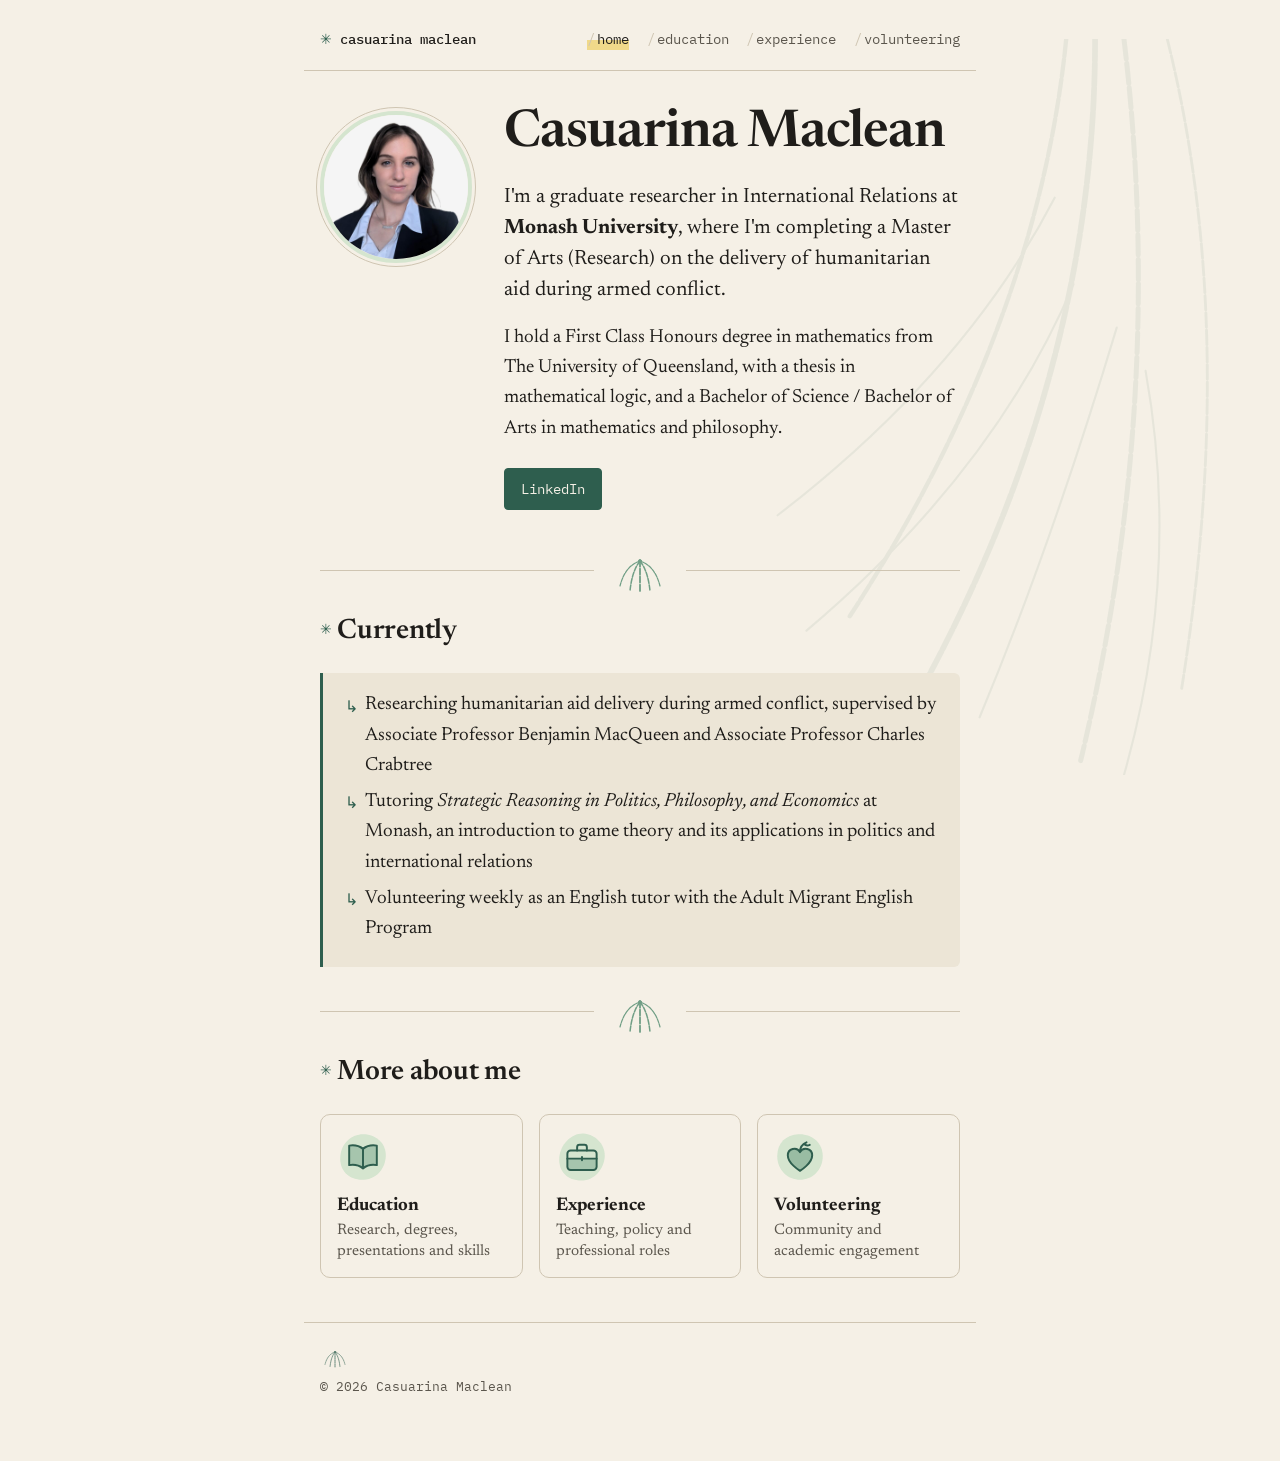
<file: index.html>
<!doctype html>
<html lang="en-AU">
<head>
  <meta charset="utf-8">
  <meta name="viewport" content="width=device-width, initial-scale=1">
  <title>Casuarina Maclean</title>
  <meta name="description" content="Casuarina Maclean is a graduate researcher in International Relations at Monash University, researching humanitarian aid delivery during armed conflict.">
  <link rel="preload" href="assets/fonts/newsreader-latin-opsz-normal.woff2" as="font" type="font/woff2" crossorigin>
  <link rel="stylesheet" href="style.css">
  <link rel="icon" href="data:image/svg+xml,<svg xmlns='http://www.w3.org/2000/svg' viewBox='0 0 100 100'><rect width='100' height='100' rx='18' fill='%232e5e4e'/><text x='50' y='68' font-size='52' text-anchor='middle' fill='%23f5f0e6' font-family='Georgia,serif'>cm</text></svg>">
</head>
<body>
  <a class="skip" href="#main">Skip to content</a>

  <header class="site-header">
    <a class="wordmark" href="index.html">casuarina&nbsp;maclean</a>
    <nav aria-label="Pages">
      <a href="index.html" aria-current="page">home</a>
      <a href="education.html">education</a>
      <a href="experience.html">experience</a>
      <a href="volunteering.html">volunteering</a>
    </nav>
  </header>

  <!-- ===== Page content starts here: edit the text between the tags below ===== -->
  <main id="main">

    <section class="intro" aria-labelledby="name">
      <div class="portrait-wrap">
        <img class="portrait" src="assets/casuarina-maclean.jpg" alt="Portrait of Casuarina Maclean" width="640" height="640">
      </div>
      <div>
        <h1 id="name">Casuarina Maclean</h1>
        <p class="lede">
          I'm a graduate researcher in International Relations at
          <strong>Monash University</strong>, where I'm completing a Master of Arts (Research)
          on the delivery of humanitarian aid during armed conflict.
        </p>
        <p>
          I hold a
          First Class Honours degree in mathematics from The University of Queensland,
          with a thesis in mathematical logic, and a Bachelor of Science / Bachelor of Arts
          in mathematics and philosophy.
        </p>
        <!-- Links -->
        <p class="links">
          <a class="button" href="https://www.linkedin.com/in/casuarina-maclean-8a01aa232">LinkedIn</a>
        </p>
      </div>
    </section>

    <section aria-labelledby="now-h">
      <h2 id="now-h"><span class="num" aria-hidden="true">✳</span>Currently</h2>
      <div class="now">
        <ul class="plain">
          <li>Researching humanitarian aid delivery during armed conflict, supervised by Associate Professor Benjamin MacQueen and Associate Professor Charles Crabtree</li>
          <li>Tutoring <em>Strategic Reasoning in Politics, Philosophy, and Economics</em> at Monash, an introduction to game theory and its applications in politics and international relations</li>
          <li>Volunteering weekly as an English tutor with the Adult Migrant English Program</li>
        </ul>
      </div>
    </section>

    <section aria-labelledby="more-h">
      <h2 id="more-h"><span class="num" aria-hidden="true">✳</span>More about me</h2>
      <div class="cards">
        <a class="card" href="education.html"><svg class="icon" viewBox="0 0 64 64" aria-hidden="true"><path class="blob" d="M32 4c14 0 27 9 28 24s-9 31-27 32S3 49 4 32 18 4 32 4z"/><path class="fill" opacity=".35" d="M32 22c-5-4-11-5-17-4v24c6-1 12 0 17 4c5-4 11-5 17-4V18c-6-1-12 0-17 4z"/><path class="line" d="M32 22c-5-4-11-5-17-4v24c6-1 12 0 17 4M32 22c5-4 11-5 17-4v24c-6-1-12 0-17 4M32 22v24"/></svg><strong>Education</strong><span>Research, degrees, presentations and skills</span></a>
        <a class="card" href="experience.html"><svg class="icon" viewBox="0 0 64 64" aria-hidden="true"><path class="blob" d="M34 3c13 1 26 12 26 27S48 61 31 61 3 50 4 33 20 2 34 3z"/><rect class="fill" opacity=".35" x="14" y="34" width="36" height="14" rx="4"/><rect class="line" x="14" y="24" width="36" height="24" rx="4"/><path class="line" d="M26 24v-4a3 3 0 0 1 3-3h6a3 3 0 0 1 3 3v4M14 34h36M32 32v4"/></svg><strong>Experience</strong><span>Teaching, policy and professional roles</span></a>
        <a class="card" href="volunteering.html"><svg class="icon" viewBox="0 0 64 64" aria-hidden="true"><path class="blob" d="M30 4c16-1 30 10 30 27S47 60 32 60 4 48 4 31 15 5 30 4z"/><path class="fill" opacity=".45" d="M32 49s-15-9-15-19a8 8 0 0 1 15-4 8 8 0 0 1 15 4c0 10-15 19-15 19z"/><path class="line" d="M32 49s-15-9-15-19a8 8 0 0 1 15-4 8 8 0 0 1 15 4c0 10-15 19-15 19zM32 26c0-6 3-10 8-12M37 16c2 2 5 2 7 1"/></svg><strong>Volunteering</strong><span>Community and academic engagement</span></a>
      </div>
    </section>
  </main>

  <footer class="site-footer">
    <svg class="footer-mark" viewBox="0 0 60 44" aria-hidden="true"><g stroke="currentColor" fill="none" stroke-linecap="round" stroke-linejoin="round"><circle cx="30" cy="10" r="1.5" fill="currentColor"/><path d="M 30 10 Q 15 15 10 35" stroke-width="1.2" stroke-dasharray="4 1"/><path d="M 30 10 Q 45 15 50 35" stroke-width="1.2" stroke-dasharray="4 1"/><path d="M 30 10 Q 22 20 20 40" stroke-width="1.5" stroke-dasharray="5 1.5"/><path d="M 30 10 Q 38 20 40 40" stroke-width="1.5" stroke-dasharray="5 1.5"/><path d="M 30 10 Q 30 25 30 42" stroke-width="1.8" stroke-dasharray="6 2"/></g></svg>
    <p>© 2026 Casuarina Maclean</p>
  </footer>
</body>
</html>
</file>
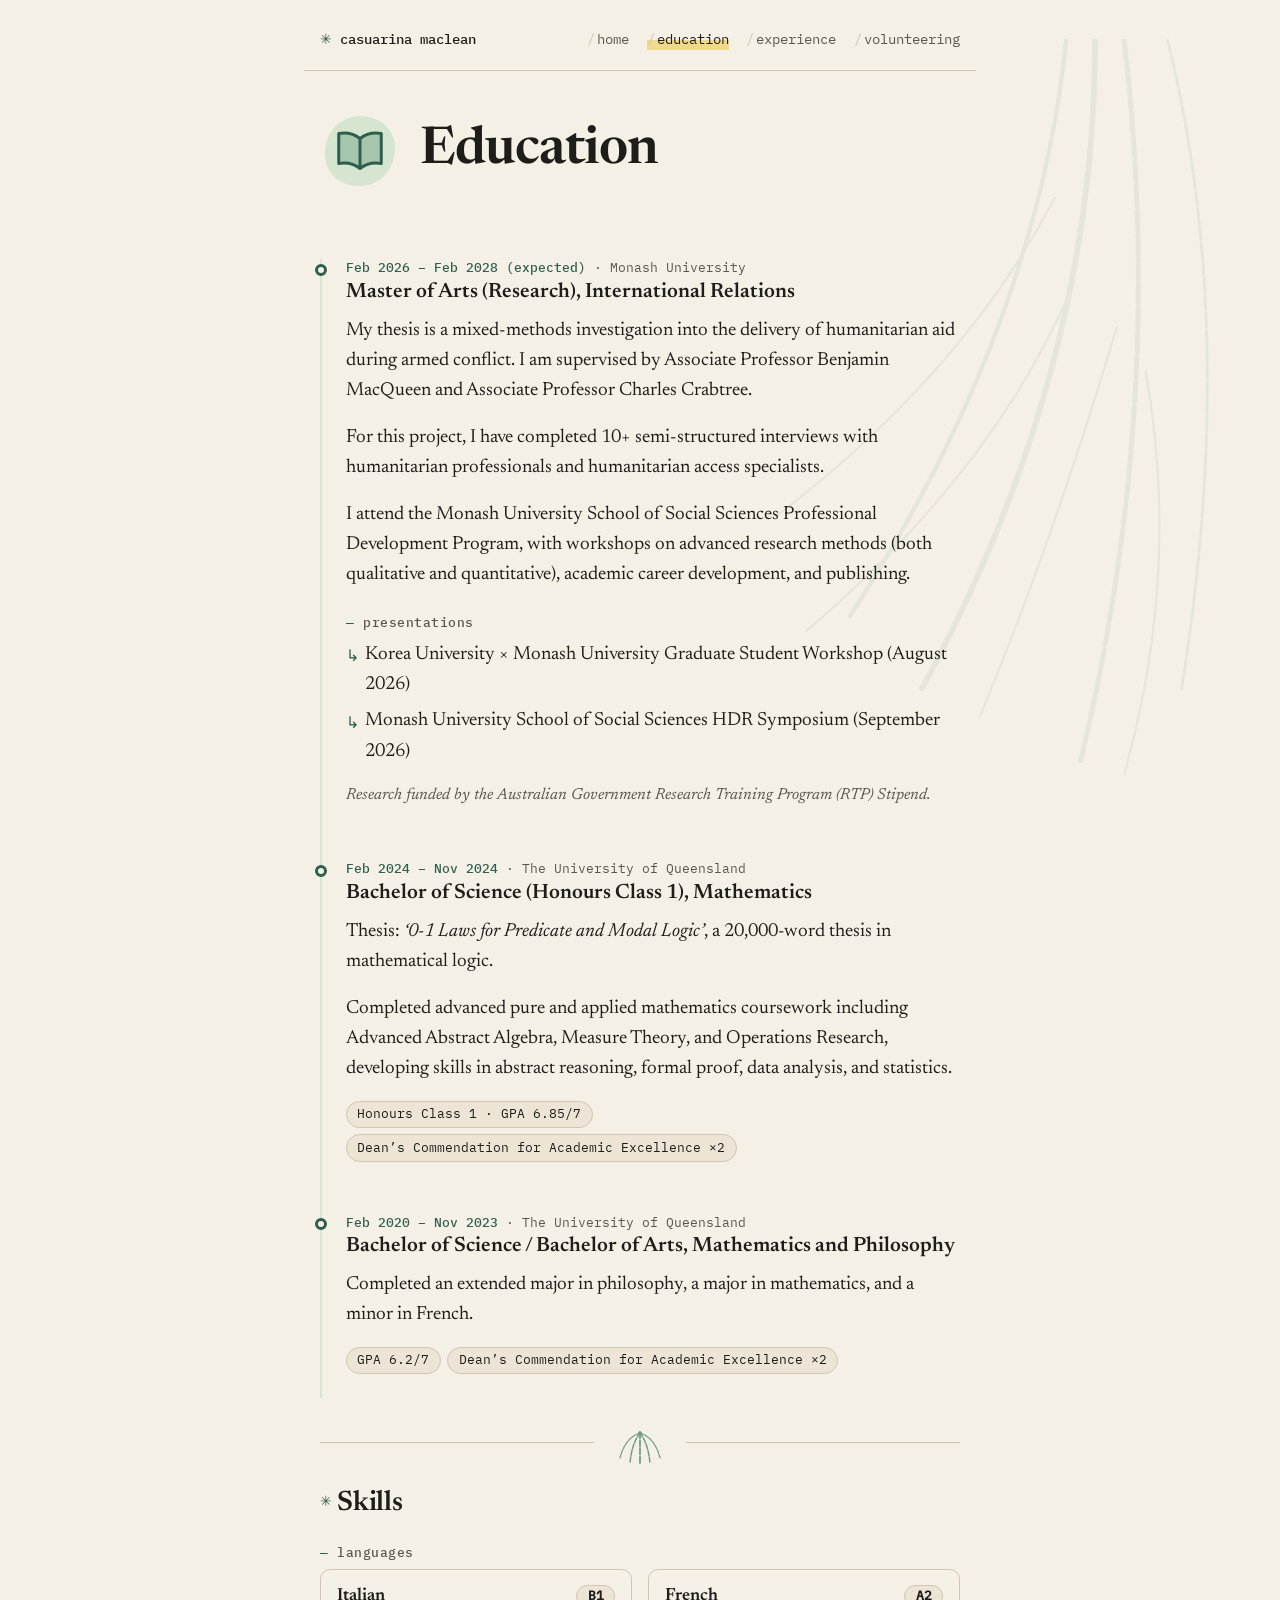
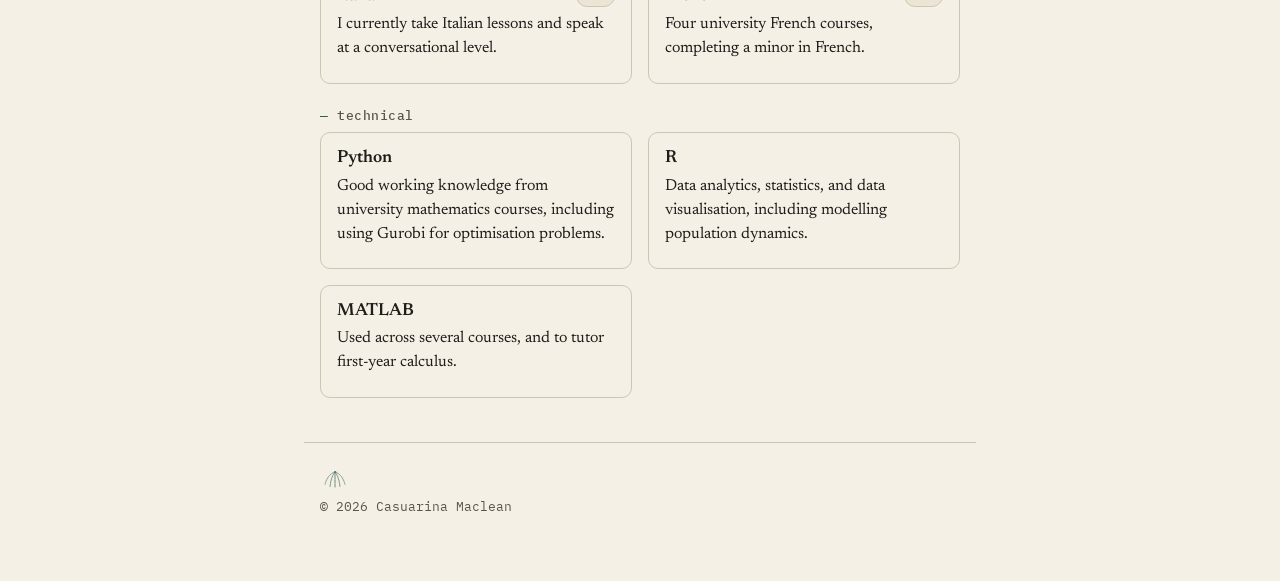
<file: education.html>
<!doctype html>
<html lang="en-AU">
<head>
  <meta charset="utf-8">
  <meta name="viewport" content="width=device-width, initial-scale=1">
  <title>Education · Casuarina Maclean</title>
  <meta name="description" content="Education, research and skills of Casuarina Maclean: Master of Arts (Research) in International Relations at Monash University, and mathematics and philosophy at The University of Queensland.">
  <link rel="preload" href="assets/fonts/newsreader-latin-opsz-normal.woff2" as="font" type="font/woff2" crossorigin>
  <link rel="stylesheet" href="style.css">
  <link rel="icon" href="data:image/svg+xml,<svg xmlns='http://www.w3.org/2000/svg' viewBox='0 0 100 100'><rect width='100' height='100' rx='18' fill='%232e5e4e'/><text x='50' y='68' font-size='52' text-anchor='middle' fill='%23f5f0e6' font-family='Georgia,serif'>cm</text></svg>">
</head>
<body>
  <a class="skip" href="#main">Skip to content</a>

  <header class="site-header">
    <a class="wordmark" href="index.html">casuarina&nbsp;maclean</a>
    <nav aria-label="Pages">
      <a href="index.html">home</a>
      <a href="education.html" aria-current="page">education</a>
      <a href="experience.html">experience</a>
      <a href="volunteering.html">volunteering</a>
    </nav>
  </header>

  <!-- ===== Page content starts here: edit the text between the tags below ===== -->
  <main id="main">
    <div class="page-head">
      <svg class="icon" viewBox="0 0 64 64" aria-hidden="true"><path class="blob" d="M32 4c14 0 27 9 28 24s-9 31-27 32S3 49 4 32 18 4 32 4z"/><path class="fill" opacity=".35" d="M32 22c-5-4-11-5-17-4v24c6-1 12 0 17 4c5-4 11-5 17-4V18c-6-1-12 0-17 4z"/><path class="line" d="M32 22c-5-4-11-5-17-4v24c6-1 12 0 17 4M32 22c5-4 11-5 17-4v24c-6-1-12 0-17 4M32 22v24"/></svg>
      <div>
        <h1>Education</h1>
      </div>
    </div>

    <section aria-labelledby="degrees-h">
      <h2 id="degrees-h" class="visually-hidden">Degrees</h2>
      <ol class="timeline">
        <li>
          <p class="meta"><span class="when">Feb 2026 – Feb 2028 (expected)</span> · Monash University</p>
          <h3>Master of Arts (Research), International Relations</h3>
          <p>
            My thesis is a mixed-methods investigation into the delivery of
            humanitarian aid during armed conflict. I am supervised by Associate Professor
            Benjamin MacQueen and Associate Professor Charles Crabtree.
          </p>
          <p>
            For this project, I have completed 10+ semi-structured interviews with humanitarian
            professionals and humanitarian access specialists.
          </p>
          <p>
            I attend the Monash University School of Social Sciences Professional Development
            Program, with workshops on advanced research methods (both qualitative and
            quantitative), academic career development, and publishing.
          </p>
          <h4>Presentations</h4>
          <ul class="plain">
            <li>Korea University × Monash University Graduate Student Workshop (August 2026)</li>
            <li>Monash University School of Social Sciences HDR Symposium (September 2026)</li>
          </ul>
          <p class="small muted"><em>Research funded by the Australian Government Research Training Program (RTP) Stipend.</em></p>
        </li>

        <li>
          <p class="meta"><span class="when">Feb 2024 – Nov 2024</span> · The University of Queensland</p>
          <h3>Bachelor of Science (Honours Class 1), Mathematics</h3>
          <p>
            Thesis: <em>‘0-1 Laws for Predicate and Modal Logic’</em>, a 20,000-word thesis in
            mathematical logic.
          </p>
          <p>
            Completed advanced pure and applied mathematics coursework including Advanced
            Abstract Algebra, Measure Theory, and Operations Research, developing skills in
            abstract reasoning, formal proof, data analysis, and statistics.
          </p>
          <ul class="badges">
            <li class="chip">Honours Class 1 · GPA 6.85/7</li>
            <li class="chip">Dean’s Commendation for Academic Excellence ×2</li>
          </ul>
        </li>

        <li>
          <p class="meta"><span class="when">Feb 2020 – Nov 2023</span> · The University of Queensland</p>
          <h3>Bachelor of Science / Bachelor of Arts, Mathematics and Philosophy</h3>
          <p>
            Completed an extended major in philosophy, a major in mathematics, and a minor in French.
          </p>
          <ul class="badges">
            <li class="chip">GPA 6.2/7</li>
            <li class="chip">Dean’s Commendation for Academic Excellence ×2</li>
          </ul>
        </li>
      </ol>
    </section>

    <section aria-labelledby="skills-h">
      <h2 id="skills-h"><span class="num" aria-hidden="true">✳</span>Skills</h2>
      <h4>Languages</h4>
      <div class="skills">
        <div class="skill">
          <h3>Italian <span class="chip">B1</span></h3>
          <p>I currently take Italian lessons and speak at a conversational level.</p>
        </div>
        <div class="skill">
          <h3>French <span class="chip">A2</span></h3>
          <p>Four university French courses, completing a minor in French.</p>
        </div>
      </div>
      <h4>Technical</h4>
      <div class="skills">
        <div class="skill">
          <h3>Python</h3>
          <p>Good working knowledge from university mathematics courses, including using Gurobi for optimisation problems.</p>
        </div>
        <div class="skill">
          <h3>R</h3>
          <p>Data analytics, statistics, and data visualisation, including modelling population dynamics.</p>
        </div>
        <div class="skill">
          <h3>MATLAB</h3>
          <p>Used across several courses, and to tutor first-year calculus.</p>
        </div>
      </div>
    </section>
  </main>

  <footer class="site-footer">
    <svg class="footer-mark" viewBox="0 0 60 44" aria-hidden="true"><g stroke="currentColor" fill="none" stroke-linecap="round" stroke-linejoin="round"><circle cx="30" cy="10" r="1.5" fill="currentColor"/><path d="M 30 10 Q 15 15 10 35" stroke-width="1.2" stroke-dasharray="4 1"/><path d="M 30 10 Q 45 15 50 35" stroke-width="1.2" stroke-dasharray="4 1"/><path d="M 30 10 Q 22 20 20 40" stroke-width="1.5" stroke-dasharray="5 1.5"/><path d="M 30 10 Q 38 20 40 40" stroke-width="1.5" stroke-dasharray="5 1.5"/><path d="M 30 10 Q 30 25 30 42" stroke-width="1.8" stroke-dasharray="6 2"/></g></svg>
    <p>© 2026 Casuarina Maclean</p>
  </footer>
</body>
</html>
</file>
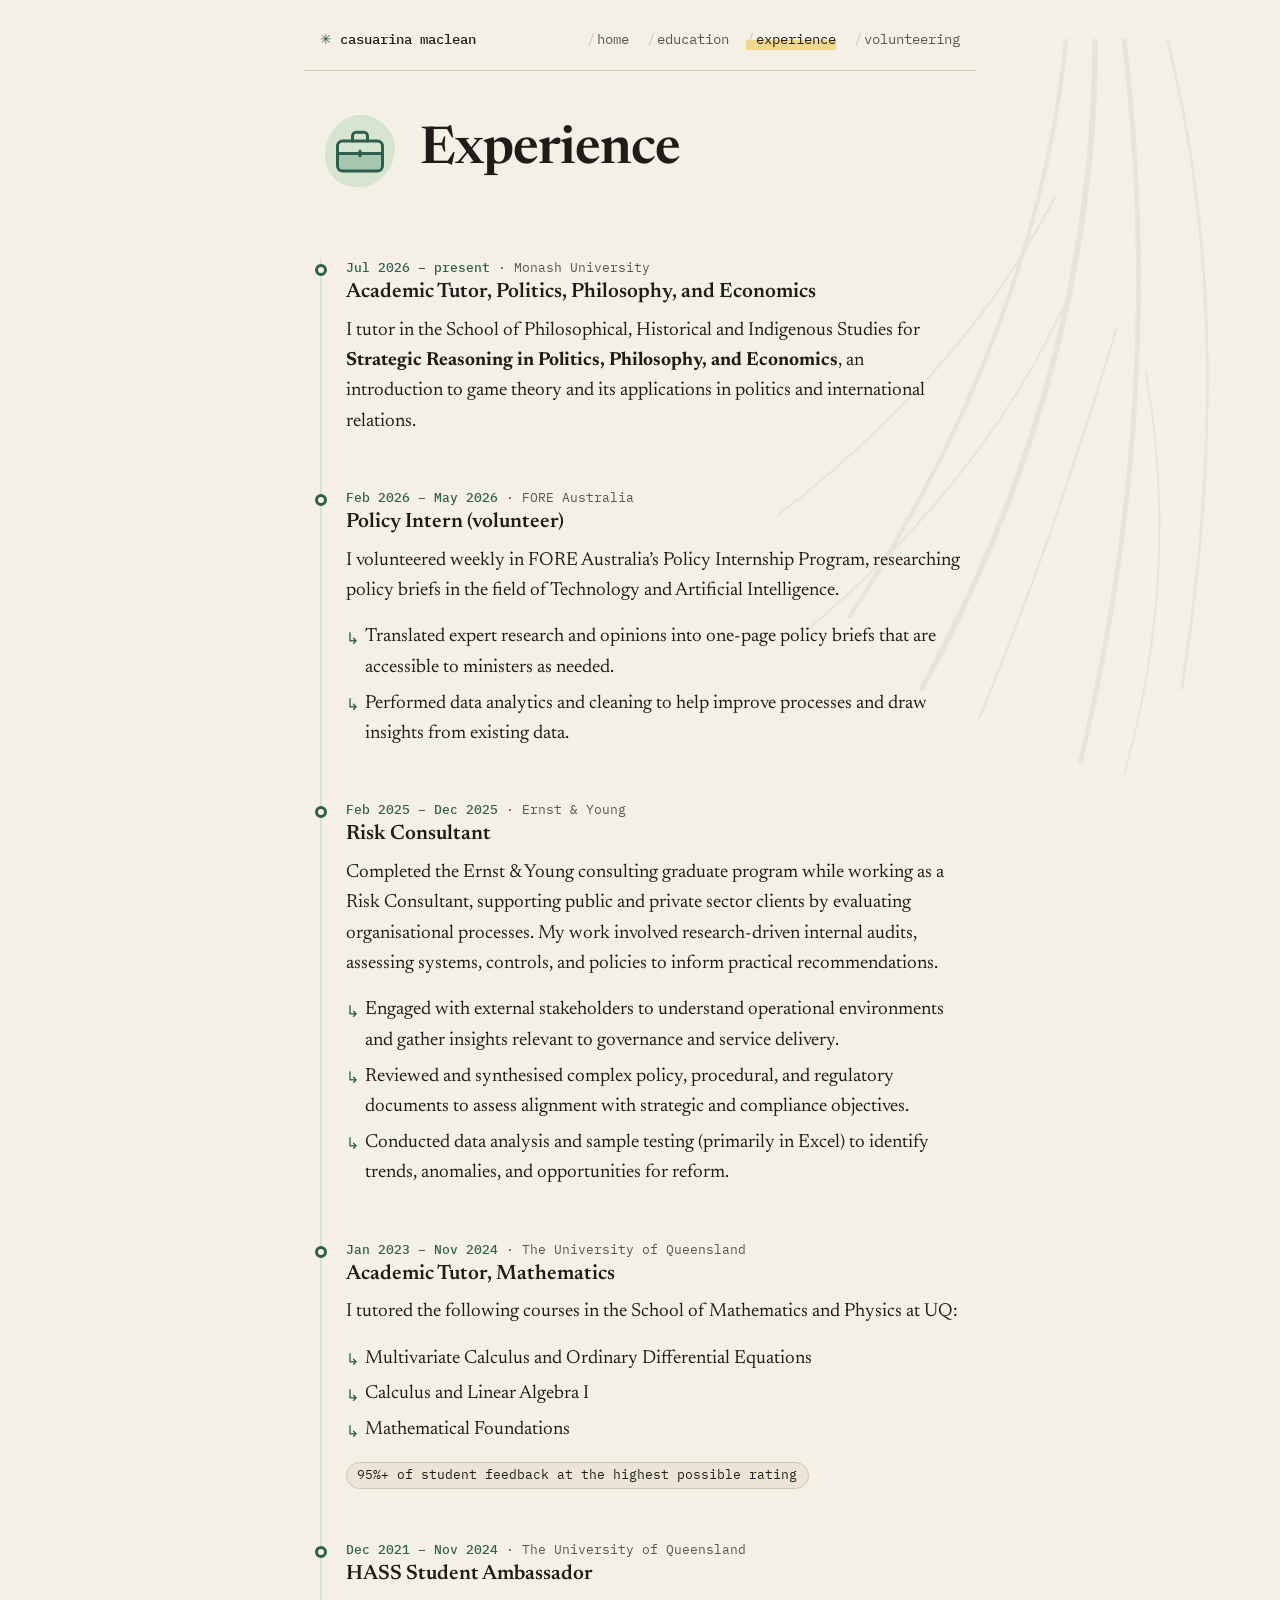
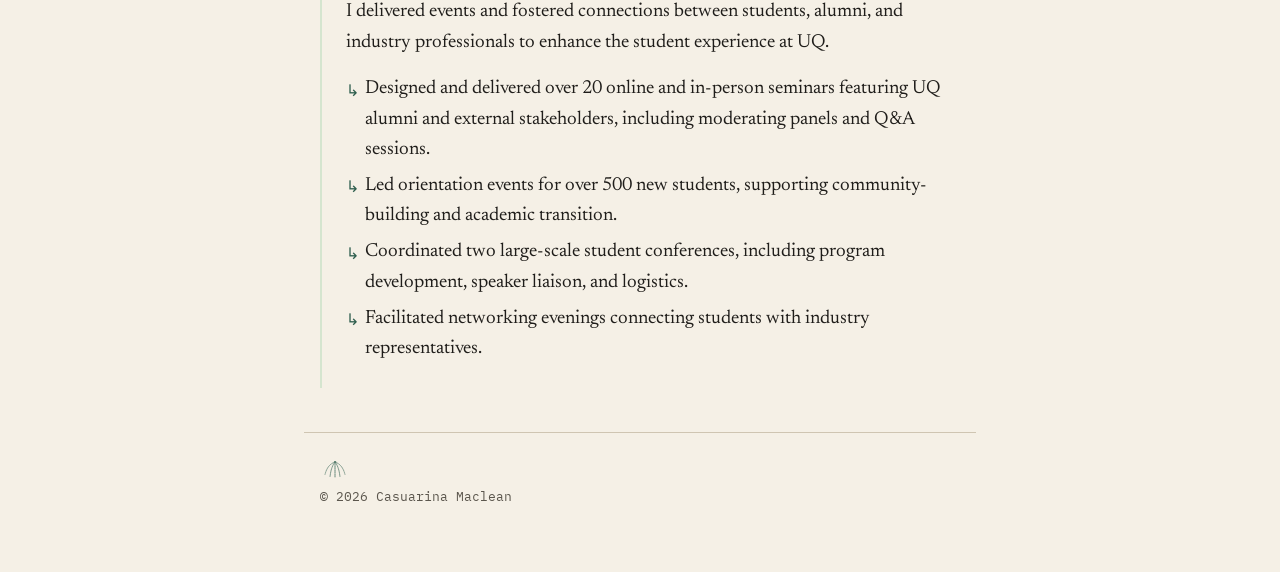
<file: experience.html>
<!doctype html>
<html lang="en-AU">
<head>
  <meta charset="utf-8">
  <meta name="viewport" content="width=device-width, initial-scale=1">
  <title>Experience · Casuarina Maclean</title>
  <meta name="description" content="Work experience of Casuarina Maclean: academic tutoring at Monash University and The University of Queensland, policy work at FORE Australia, and risk consulting at Ernst &amp; Young.">
  <link rel="preload" href="assets/fonts/newsreader-latin-opsz-normal.woff2" as="font" type="font/woff2" crossorigin>
  <link rel="stylesheet" href="style.css">
  <link rel="icon" href="data:image/svg+xml,<svg xmlns='http://www.w3.org/2000/svg' viewBox='0 0 100 100'><rect width='100' height='100' rx='18' fill='%232e5e4e'/><text x='50' y='68' font-size='52' text-anchor='middle' fill='%23f5f0e6' font-family='Georgia,serif'>cm</text></svg>">
</head>
<body>
  <a class="skip" href="#main">Skip to content</a>

  <header class="site-header">
    <a class="wordmark" href="index.html">casuarina&nbsp;maclean</a>
    <nav aria-label="Pages">
      <a href="index.html">home</a>
      <a href="education.html">education</a>
      <a href="experience.html" aria-current="page">experience</a>
      <a href="volunteering.html">volunteering</a>
    </nav>
  </header>

  <!-- ===== Page content starts here: edit the text between the tags below ===== -->
  <main id="main">
    <div class="page-head">
      <svg class="icon" viewBox="0 0 64 64" aria-hidden="true"><path class="blob" d="M34 3c13 1 26 12 26 27S48 61 31 61 3 50 4 33 20 2 34 3z"/><rect class="fill" opacity=".35" x="14" y="34" width="36" height="14" rx="4"/><rect class="line" x="14" y="24" width="36" height="24" rx="4"/><path class="line" d="M26 24v-4a3 3 0 0 1 3-3h6a3 3 0 0 1 3 3v4M14 34h36M32 32v4"/></svg>
      <div>
        <h1>Experience</h1>
      </div>
    </div>

    <section aria-label="Roles">
      <ol class="timeline">
        <li>
          <p class="meta"><span class="when">Jul 2026 – present</span> · Monash University</p>
          <h3>Academic Tutor, Politics, Philosophy, and Economics</h3>
          <p>
            I tutor in the School of Philosophical, Historical and Indigenous Studies for
            <strong>Strategic Reasoning in Politics, Philosophy, and Economics</strong>, an
            introduction to game theory and its applications in politics and international
            relations. 
          
          </p>
        </li>

        <li>
          <p class="meta"><span class="when">Feb 2026 – May 2026</span> · FORE Australia</p>
          <h3>Policy Intern (volunteer)</h3>
          <p>
            I volunteered weekly in FORE Australia’s Policy Internship Program, researching
            policy briefs in the field of Technology and Artificial Intelligence.
          </p>
          <ul class="plain">
            <li>Translated expert research and opinions into one-page policy briefs that are accessible to ministers as needed.</li>
            <li>Performed data analytics and cleaning to help improve processes and draw insights from existing data.</li>
          </ul>
        </li>

        <li>
          <p class="meta"><span class="when">Feb 2025 – Dec 2025</span> · Ernst &amp; Young</p>
          <h3>Risk Consultant</h3>
          <p>
            Completed the Ernst &amp; Young consulting graduate program while working as a Risk
            Consultant, supporting public and private sector clients by evaluating organisational
            processes. My work involved research-driven internal audits, assessing systems,
            controls, and policies to inform practical recommendations.
          </p>
          <ul class="plain">
            <li>Engaged with external stakeholders to understand operational environments and gather insights relevant to governance and service delivery.</li>
            <li>Reviewed and synthesised complex policy, procedural, and regulatory documents to assess alignment with strategic and compliance objectives.</li>
            <li>Conducted data analysis and sample testing (primarily in Excel) to identify trends, anomalies, and opportunities for reform.</li>
          </ul>
        </li>

        <li>
          <p class="meta"><span class="when">Jan 2023 – Nov 2024</span> · The University of Queensland</p>
          <h3>Academic Tutor, Mathematics</h3>
          <p>
           I tutored the following courses in the School of Mathematics and Physics at UQ: 
          </p>
          <ul class="plain">
            <li>Multivariate Calculus and Ordinary Differential Equations</li>
            <li>Calculus and Linear Algebra I</li>
            <li>Mathematical Foundations</li>
          </ul>
          <ul class="badges">
            <li class="chip">95%+ of student feedback at the highest possible rating</li>
          </ul>
        </li>

        <li>
          <p class="meta"><span class="when">Dec 2021 – Nov 2024</span> · The University of Queensland</p>
          <h3>HASS Student Ambassador</h3>
          <p>
            I delivered events and fostered connections between students, alumni, and industry
            professionals to enhance the student experience at UQ.
          </p>
          <ul class="plain">
            <li>Designed and delivered over 20 online and in-person seminars featuring UQ alumni and external stakeholders, including moderating panels and Q&amp;A sessions.</li>
            <li>Led orientation events for over 500 new students, supporting community-building and academic transition.</li>
            <li>Coordinated two large-scale student conferences, including program development, speaker liaison, and logistics.</li>
            <li>Facilitated networking evenings connecting students with industry representatives.</li>
          </ul>
        </li>
      </ol>
    </section>
  </main>

  <footer class="site-footer">
    <svg class="footer-mark" viewBox="0 0 60 44" aria-hidden="true"><g stroke="currentColor" fill="none" stroke-linecap="round" stroke-linejoin="round"><circle cx="30" cy="10" r="1.5" fill="currentColor"/><path d="M 30 10 Q 15 15 10 35" stroke-width="1.2" stroke-dasharray="4 1"/><path d="M 30 10 Q 45 15 50 35" stroke-width="1.2" stroke-dasharray="4 1"/><path d="M 30 10 Q 22 20 20 40" stroke-width="1.5" stroke-dasharray="5 1.5"/><path d="M 30 10 Q 38 20 40 40" stroke-width="1.5" stroke-dasharray="5 1.5"/><path d="M 30 10 Q 30 25 30 42" stroke-width="1.8" stroke-dasharray="6 2"/></g></svg>
    <p>© 2026 Casuarina Maclean</p>
  </footer>
</body>
</html>
</file>
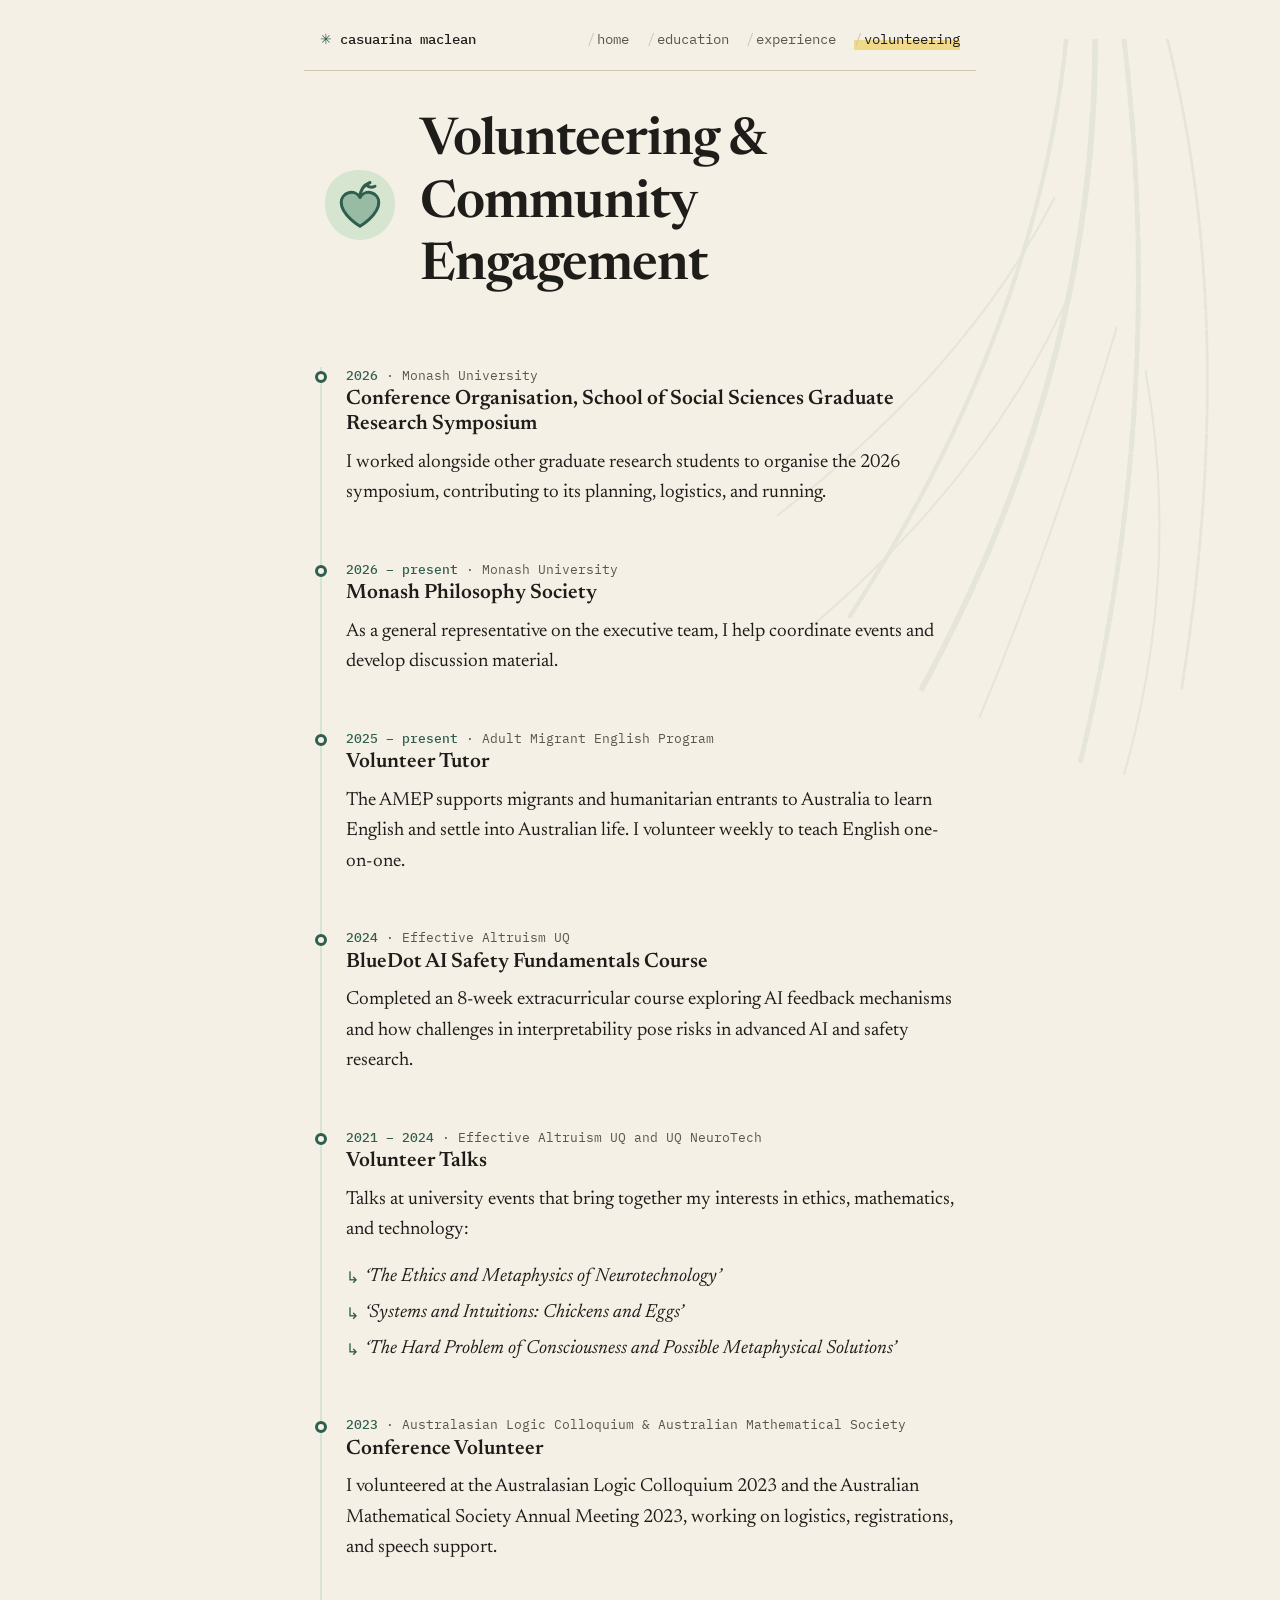
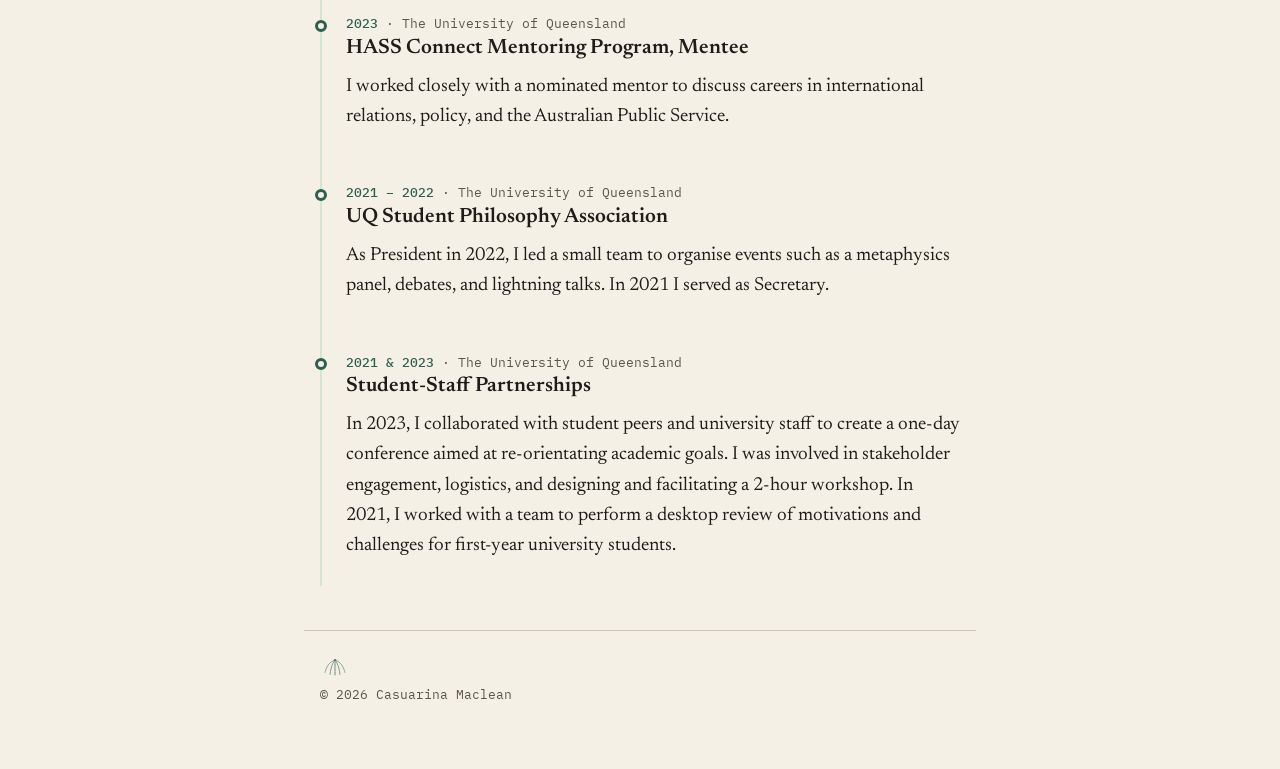
<file: volunteering.html>
<!doctype html>
<html lang="en-AU">
<head>
  <meta charset="utf-8">
  <meta name="viewport" content="width=device-width, initial-scale=1">
  <title>Volunteering · Casuarina Maclean</title>
  <meta name="description" content="Volunteering and community engagement of Casuarina Maclean, including English tutoring with the Adult Migrant English Program, student societies, talks and conference volunteering.">
  <link rel="preload" href="assets/fonts/newsreader-latin-opsz-normal.woff2" as="font" type="font/woff2" crossorigin>
  <link rel="stylesheet" href="style.css">
  <link rel="icon" href="data:image/svg+xml,<svg xmlns='http://www.w3.org/2000/svg' viewBox='0 0 100 100'><rect width='100' height='100' rx='18' fill='%232e5e4e'/><text x='50' y='68' font-size='52' text-anchor='middle' fill='%23f5f0e6' font-family='Georgia,serif'>cm</text></svg>">
</head>
<body>
  <a class="skip" href="#main">Skip to content</a>

  <header class="site-header">
    <a class="wordmark" href="index.html">casuarina&nbsp;maclean</a>
    <nav aria-label="Pages">
      <a href="index.html">home</a>
      <a href="education.html">education</a>
      <a href="experience.html">experience</a>
      <a href="volunteering.html" aria-current="page">volunteering</a>
    </nav>
  </header>

  <!-- ===== Page content starts here: edit the text between the tags below ===== -->
  <main id="main">
    <div class="page-head">
      <svg class="icon" viewBox="0 0 64 64" aria-hidden="true"><path class="blob" d="M30 4c16-1 30 10 30 27S47 60 32 60 4 48 4 31 15 5 30 4z"/><path class="fill" opacity=".45" d="M32 49s-15-9-15-19a8 8 0 0 1 15-4 8 8 0 0 1 15 4c0 10-15 19-15 19z"/><path class="line" d="M32 49s-15-9-15-19a8 8 0 0 1 15-4 8 8 0 0 1 15 4c0 10-15 19-15 19zM32 26c0-6 3-10 8-12M37 16c2 2 5 2 7 1"/></svg>
      <div>
        <h1>Volunteering &amp; Community Engagement</h1>
      </div>
    </div>

    <section aria-label="Activities">
      <ol class="timeline">
        <li>
          <p class="meta"><span class="when">2026</span> · Monash University</p>
          <h3>Conference Organisation, School of Social Sciences Graduate Research Symposium</h3>
          <p>I worked alongside other graduate research students to organise the 2026 symposium, contributing to its planning, logistics, and running.</p>
        </li>

        <li>
          <p class="meta"><span class="when">2026 – present</span> · Monash University</p>
          <h3>Monash Philosophy Society</h3>
          <p>As a general representative on the executive team, I help coordinate events and develop discussion material.</p>
        </li>

        <li>
          <p class="meta"><span class="when">2025 – present</span> · Adult Migrant English Program</p>
          <h3>Volunteer Tutor</h3>
          <p>
            The AMEP supports migrants and humanitarian entrants to Australia to learn English
            and settle into Australian life. I volunteer weekly to teach English one-on-one.
          </p>
        </li>

        <li>
          <p class="meta"><span class="when">2024</span> · Effective Altruism UQ</p>
          <h3>BlueDot AI Safety Fundamentals Course</h3>
          <p>Completed an 8-week extracurricular course exploring AI feedback mechanisms and how challenges in interpretability pose risks in advanced AI and safety research.</p>
        </li>

        <li>
          <p class="meta"><span class="when">2021 – 2024</span> · Effective Altruism UQ and UQ NeuroTech</p>
          <h3>Volunteer Talks</h3>
          <p>Talks at university events that bring together my interests in ethics, mathematics, and technology:</p>
          <ul class="plain">
            <li><em>‘The Ethics and Metaphysics of Neurotechnology’</em></li>
            <li><em>‘Systems and Intuitions: Chickens and Eggs’</em></li>
            <li><em>‘The Hard Problem of Consciousness and Possible Metaphysical Solutions’</em></li>
          </ul>
        </li>

        <li>
          <p class="meta"><span class="when">2023</span> · Australasian Logic Colloquium &amp; Australian Mathematical Society</p>
          <h3>Conference Volunteer</h3>
          <p>
            I volunteered at the Australasian Logic Colloquium 2023 and the Australian Mathematical
            Society Annual Meeting 2023, working on logistics, registrations, and speech support.
          </p>
        </li>

        <li>
          <p class="meta"><span class="when">2023</span> · The University of Queensland</p>
          <h3>HASS Connect Mentoring Program, Mentee</h3>
          <p>I worked closely with a nominated mentor to discuss careers in international relations, policy, and the Australian Public Service.</p>
        </li>

        <li>
          <p class="meta"><span class="when">2021 – 2022</span> · The University of Queensland</p>
          <h3>UQ Student Philosophy Association</h3>
          <p>
            As President in 2022, I led a small team to organise events such as a metaphysics panel,
            debates, and lightning talks. In 2021 I served as Secretary.
          </p>
        </li>

        <li>
          <p class="meta"><span class="when">2021 &amp; 2023</span> · The University of Queensland</p>
          <h3>Student-Staff Partnerships</h3>
          <p>
            In 2023, I collaborated with student peers and university staff to create a one-day
            conference aimed at re-orientating academic goals. I was involved in stakeholder engagement, 
            logistics, and designing and facilitating a 2-hour workshop. In 2021, I worked with a team to perform a
            desktop review of motivations and challenges for first-year university students. 
          </p>
        </li>
      </ol>
    </section>
  </main>

  <footer class="site-footer">
    <svg class="footer-mark" viewBox="0 0 60 44" aria-hidden="true"><g stroke="currentColor" fill="none" stroke-linecap="round" stroke-linejoin="round"><circle cx="30" cy="10" r="1.5" fill="currentColor"/><path d="M 30 10 Q 15 15 10 35" stroke-width="1.2" stroke-dasharray="4 1"/><path d="M 30 10 Q 45 15 50 35" stroke-width="1.2" stroke-dasharray="4 1"/><path d="M 30 10 Q 22 20 20 40" stroke-width="1.5" stroke-dasharray="5 1.5"/><path d="M 30 10 Q 38 20 40 40" stroke-width="1.5" stroke-dasharray="5 1.5"/><path d="M 30 10 Q 30 25 30 42" stroke-width="1.8" stroke-dasharray="6 2"/></g></svg>
    <p>© 2026 Casuarina Maclean</p>
  </footer>
</body>
</html>
</file>
<file: style.css>
/* ---------- fonts (self-hosted, SIL Open Font License) ---------- */
@font-face {
  font-family: "Newsreader"; font-style: normal; font-weight: 200 800; font-display: swap;
  src: url("assets/fonts/newsreader-latin-opsz-normal.woff2") format("woff2-variations");
}
@font-face {
  font-family: "Newsreader"; font-style: italic; font-weight: 200 800; font-display: swap;
  src: url("assets/fonts/newsreader-latin-opsz-italic.woff2") format("woff2-variations");
}
@font-face {
  font-family: "IBM Plex Mono"; font-style: normal; font-weight: 400; font-display: swap;
  src: url("assets/fonts/ibm-plex-mono-latin-400-normal.woff2") format("woff2");
}
@font-face {
  font-family: "IBM Plex Mono"; font-style: normal; font-weight: 500; font-display: swap;
  src: url("assets/fonts/ibm-plex-mono-latin-500-normal.woff2") format("woff2");
}

/* ---------- tokens ---------- */
:root {
  --paper: #f5f0e6;
  --paper-2: #ece5d6;
  --ink: #1f1d1a;
  --ink-soft: #5b564d;
  --rule: #cfc5b2;
  --accent: #2e5e4e;        /* casuarina green */
  --accent-ink: #f5f0e6;
  --mark: #f0d98a;          /* highlighter / sun */
  --leaf-1: #2e5e4e;
  --leaf-2: #4f8a6d;
  --leaf-3: #86b48f;
  --blob: #d5e5cf;
  --serif: "Newsreader", Georgia, "Times New Roman", serif;
  --mono: "IBM Plex Mono", ui-monospace, SFMono-Regular, Menlo, monospace;
  --measure: 42rem;
}

@media (prefers-color-scheme: dark) {
  :root {
    --paper: #181a17;
    --paper-2: #22251f;
    --ink: #ece6d8;
    --ink-soft: #a9a293;
    --rule: #3a3d35;
    --accent: #8fc2ac;
    --accent-ink: #181a17;
    --mark: #6b5a22;
    --leaf-1: #6fae8f;
    --leaf-2: #8fc2ac;
    --leaf-3: #b4d6b8;
    --blob: #2a3a30;
  }
}

/* ---------- base ---------- */
*, *::before, *::after { box-sizing: border-box; }

html { scroll-behavior: smooth; }
@media (prefers-reduced-motion: reduce) { html { scroll-behavior: auto; } }

body {
  margin: 0;
  background: var(--paper);
  color: var(--ink);
  font-family: var(--serif);
  font-size: 1.1875rem;
  line-height: 1.6;
  -webkit-font-smoothing: antialiased;
  text-rendering: optimizeLegibility;
}

a {
  color: var(--accent);
  text-decoration-thickness: 1px;
  text-underline-offset: 0.18em;
}
a:hover { background: var(--mark); color: var(--ink); }
a:focus-visible { outline: 2px solid var(--accent); outline-offset: 2px; }

.skip {
  position: absolute; left: -999px; top: 0;
  background: var(--accent); color: var(--accent-ink); padding: .5rem 1rem;
}
.skip:focus { left: 1rem; }

/* ---------- layout ---------- */
.site-header,
main,
.site-footer {
  max-width: var(--measure);
  margin-inline: auto;
  padding-inline: 1rem;
}

.site-header {
  display: flex;
  flex-wrap: wrap;
  align-items: baseline;
  justify-content: space-between;
  gap: .5rem 1.5rem;
  padding-block: 1.75rem 1.25rem;
  border-bottom: 1px solid var(--rule);
  font-family: var(--mono);
  font-size: .875rem;
}
.wordmark { color: var(--ink); text-decoration: none; font-weight: 500; }
.wordmark::before { content: "✳ "; color: var(--accent); }
.site-header nav { display: flex; gap: .4rem 1.1rem; flex-wrap: wrap; }
.site-header nav a { color: var(--ink-soft); text-decoration: none; }
.site-header nav a::before { content: "/"; color: var(--rule); margin-right: .15em; }
.site-header nav a:hover { color: var(--ink); }
.site-header nav a[aria-current="page"] {
  color: var(--ink);
  background: linear-gradient(transparent 55%, var(--mark) 55%);
}

section { position: relative; padding-block: 2.75rem; border-bottom: 1px solid var(--rule); }
/* casuarina divider: paper gap in the rule, with the branch ornament on top */
section:not(:last-child)::before,
section:not(:last-child)::after {
  content: "";
  position: absolute;
  left: 50%;
  transform: translateX(-50%);
}
section:not(:last-child)::before { width: 92px; height: 3px; bottom: -2px; background: var(--paper); }
section:not(:last-child)::after {
  width: 60px;
  height: 44px;
  bottom: -23px;
  background: var(--accent);
  opacity: .8;
  -webkit-mask: url("assets/motifs/divider.svg") center / contain no-repeat;
          mask: url("assets/motifs/divider.svg") center / contain no-repeat;
}
section:not(:last-child)::before { background: var(--paper); height: 3px; bottom: -2px; }
section:not(:last-child)::after {
  bottom: -25px;
  background: var(--leaf-2);
  -webkit-mask: url("assets/motifs/divider.svg") center / contain no-repeat;
          mask: url("assets/motifs/divider.svg") center / contain no-repeat;
}
section:last-child { border-bottom: 0; }

/* ---------- type ---------- */
h1, h2, h3, h4 { line-height: 1.2; font-weight: 600; }

h1 {
  font-size: clamp(2.25rem, 7vw, 3.25rem);
  letter-spacing: -0.02em;
  margin: 0 0 1rem;
}

h2 {
  font-size: 1.75rem;
  margin: 0 0 1.5rem;
  letter-spacing: -0.01em;
}
h2 .num {
  font-family: var(--mono);
  font-size: .9rem;
  font-weight: 400;
  color: var(--accent);
  vertical-align: .3em;
  margin-right: .35rem;
}

h3 { font-size: 1.3rem; margin: .2rem 0 .6rem; }

h4 {
  font-family: var(--mono);
  font-size: .8rem;
  font-weight: 500;
  text-transform: lowercase;
  letter-spacing: .04em;
  color: var(--ink-soft);
  margin: 1.5rem 0 .6rem;
}
h4::before { content: "— "; color: var(--accent); }

p { margin: 0 0 1rem; }

.kicker, .meta, .chip {
  font-family: var(--mono);
  font-size: .8rem;
  color: var(--ink-soft);
}
.kicker { margin: 0 0 .25rem; }
.meta { margin: 0; line-height: 1.45; }

.lede { font-size: 1.3rem; line-height: 1.5; }
.small { font-size: 1rem; }
.muted { color: var(--ink-soft); }

ul.plain { margin: 0 0 1rem; padding: 0; list-style: none; }
ul.plain li { padding-left: 1.2rem; position: relative; margin-bottom: .35rem; }
ul.plain li::before {
  content: "↳";
  position: absolute; left: 0;
  font-family: var(--mono); font-size: .85em; top: .15em;
  color: var(--accent);
}

/* ---------- home: intro ---------- */
.intro {
  display: grid;
  grid-template-columns: 9.5rem 1fr;
  gap: 2rem;
  align-items: start;
  padding-top: 2rem;
}
.portrait {
  width: 100%;
  height: auto;
  aspect-ratio: 1;
  object-fit: cover;
  border-radius: 50%;
  border: 4px solid var(--blob);
  outline: 1px solid var(--rule);
  outline-offset: 3px;
  margin-top: .5rem;
}

.now {
  background: var(--paper-2);
  border-left: 3px solid var(--accent);
  padding: 1.1rem 1.4rem .4rem;
  border-radius: 0 6px 6px 0;
}

/* ---------- home: page cards ---------- */
.cards { display: grid; grid-template-columns: repeat(3, 1fr); gap: 1rem; }
.card {
  display: block;
  text-decoration: none;
  color: var(--ink);
  border: 1px solid var(--rule);
  border-radius: 10px;
  padding: 1rem 1rem .9rem;
  transition: transform .15s ease, border-color .15s ease;
}
.card:hover { background: var(--paper-2); color: var(--ink); border-color: var(--accent); transform: translateY(-2px); }
.card .icon { width: 3.25rem; height: 3.25rem; display: block; margin-bottom: .5rem; }
.card strong { display: block; font-size: 1.15rem; }
.card span { font-size: .95rem; color: var(--ink-soft); line-height: 1.4; display: block; }
@media (prefers-reduced-motion: reduce) { .card { transition: none; } .card:hover { transform: none; } }

/* ---------- icons ---------- */
.icon .blob { fill: var(--blob); }
.icon .line { fill: none; stroke: var(--accent); stroke-width: 2.4; stroke-linecap: round; stroke-linejoin: round; }
.icon .fill { fill: var(--leaf-2); }

/* ---------- sub-page header ---------- */
.page-head {
  display: flex;
  align-items: center;
  gap: 1.25rem;
  padding-block: 2.5rem 1.5rem;
}
.page-head .icon { width: 5rem; height: 5rem; flex: none; }
.page-head h1 { margin: 0; }
.page-head p { margin: .35rem 0 0; color: var(--ink-soft); font-size: 1.05rem; }

/* ---------- timeline entries ---------- */
.timeline { list-style: none; margin: 0; padding: 0 0 0 1.5rem; border-left: 2px solid var(--blob); }
.timeline > li { position: relative; padding-bottom: 2.25rem; }
.timeline > li:last-child { padding-bottom: .5rem; }
.timeline > li::before {
  content: "";
  position: absolute;
  left: calc(-1.5rem - 7px);
  top: .3rem;
  width: 12px; height: 12px;
  border-radius: 50%;
  background: var(--paper);
  border: 3px solid var(--accent);
}
.timeline .meta .when { color: var(--accent); font-weight: 500; }

.badges { display: flex; flex-wrap: wrap; gap: .4rem; margin: 0 0 1rem; padding: 0; list-style: none; }
.chip {
  background: var(--paper-2);
  border: 1px solid var(--rule);
  border-radius: 999px;
  padding: .15rem .65rem;
  color: var(--ink);
}

/* ---------- skills ---------- */
.skills { display: grid; grid-template-columns: 1fr 1fr; gap: 1rem; }
.skill {
  border: 1px solid var(--rule);
  border-radius: 10px;
  padding: .9rem 1rem .4rem;
}
.skill h3 { font-size: 1.1rem; margin: 0 0 .3rem; display: flex; justify-content: space-between; gap: .5rem; align-items: baseline; }
.skill p { font-size: 1rem; line-height: 1.5; }

/* ---------- footer ---------- */
.site-footer {
  font-family: var(--mono);
  font-size: .8rem;
  color: var(--ink-soft);
  padding-block: 1.5rem 3rem;
  border-top: 1px solid var(--rule);
}
.footer-mark { display: block; width: 30px; height: 22px; color: var(--accent); opacity: .8; margin-bottom: .5rem; }

/* ---------- phone ---------- */
@media (max-width: 600px) {
  body { font-size: 1.0625rem; }
  .intro { grid-template-columns: 1fr; gap: 1.25rem; padding-top: 1.5rem; }
  .portrait { width: 7.5rem; margin-top: 0; }
  .lede { font-size: 1.175rem; }
  .cards { grid-template-columns: 1fr; }
  .card { display: grid; grid-template-columns: 3rem 1fr; gap: 0 .9rem; align-items: center; }
  .card .icon { grid-row: span 2; margin: 0; width: 3rem; height: 3rem; }
  .page-head { padding-top: 2rem; gap: 1rem; }
  .page-head .icon { width: 3.75rem; height: 3.75rem; }
  .skills { grid-template-columns: 1fr; }
  .now { padding: 1rem 1rem .25rem; }
}

.visually-hidden {
  position: absolute; width: 1px; height: 1px; overflow: hidden;
  clip: rect(0 0 0 0); white-space: nowrap;
}

/* ---------- casuarina watermark (subdued branchlets, top right of each page) ---------- */
main { position: relative; }
main::before {
  content: "";
  position: absolute;
  top: -2rem;
  /* sit at the right edge of the screen without causing sideways scrolling */
  right: min(0px, calc((100% - 100vw) / 2 + 1rem));
  width: 32rem;
  height: 46rem;
  background: var(--accent);
  opacity: .07;
  pointer-events: none;
  z-index: -1;
  -webkit-mask: url("assets/motifs/watermark.svg") center / contain no-repeat;
          mask: url("assets/motifs/watermark.svg") center / contain no-repeat;
}
@media (prefers-color-scheme: dark) { main::before { opacity: .1; } }

/* links row on the home page */
.links { display: flex; flex-wrap: wrap; gap: .6rem; margin-top: 1.5rem; }
.button {
  display: inline-block;
  font-family: var(--mono);
  font-size: .875rem;
  text-decoration: none;
  background: var(--accent);
  color: var(--accent-ink);
  border: 1px solid var(--accent);
  padding: .55rem 1rem;
  border-radius: 4px;
}
.button:hover { background: var(--ink); border-color: var(--ink); color: var(--paper); }
.button-outline { background: transparent; color: var(--accent); }

@media (max-width: 600px) {
  .portrait-wrap { width: 7.5rem; }
  main::before { width: 16rem; height: 26rem; top: -1rem; }
}
</file>
